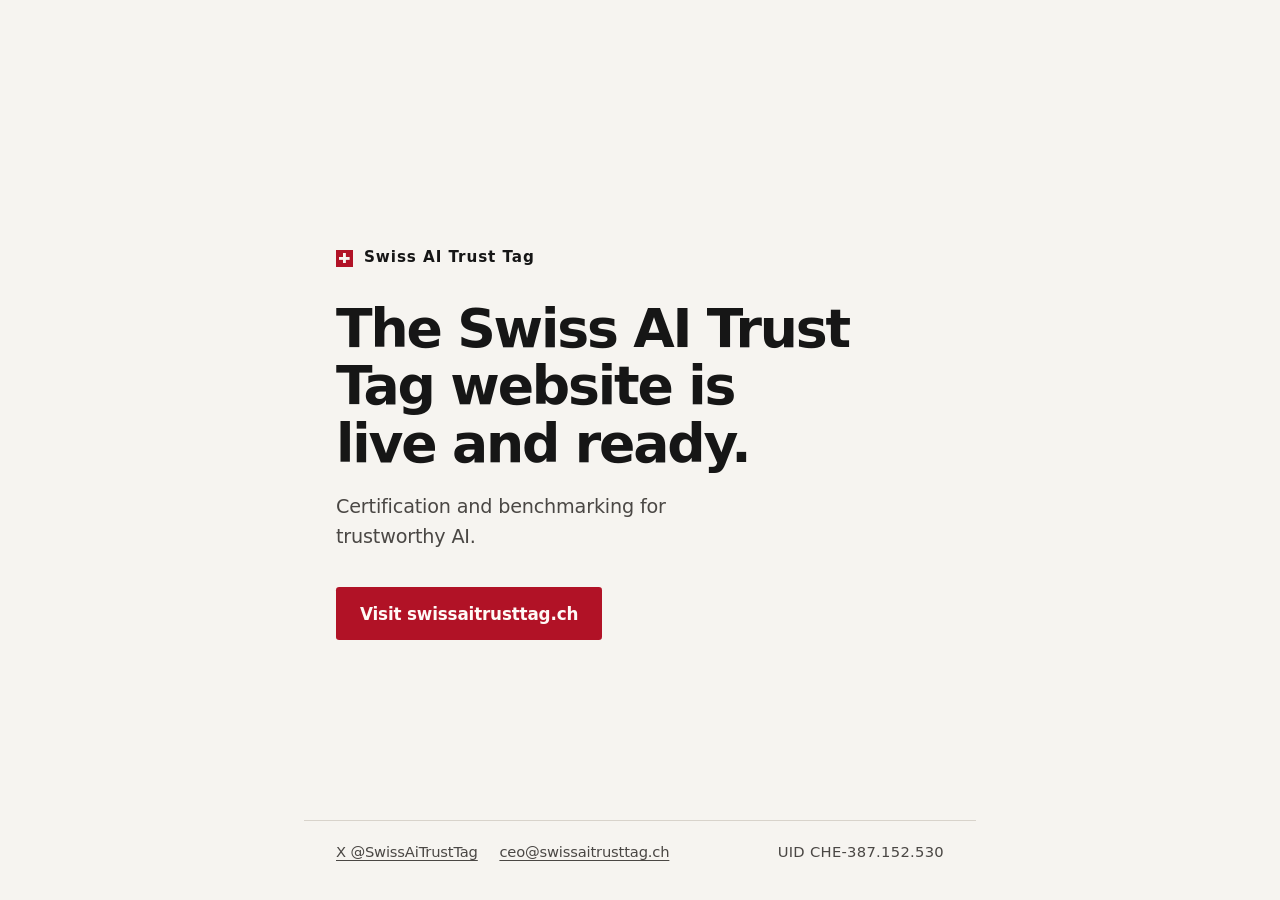
<file: index.html>
<!DOCTYPE html>
<html lang="en">
<head>
  <meta charset="utf-8">
  <meta name="viewport" content="width=device-width, initial-scale=1">
  <title>Swiss AI Trust Tag (SATT) — The website is live</title>
  <meta name="description" content="The Swiss AI Trust Tag (SATT) website is live and ready. Certification and benchmarking for trustworthy AI.">
  <link rel="canonical" href="https://swissaitrusttag.ch/">
  <meta name="color-scheme" content="light">
  <meta name="theme-color" content="#f6f4f0">
  <meta property="og:title" content="Swiss AI Trust Tag (SATT)">
  <meta property="og:description" content="The Swiss AI Trust Tag website is live and ready. Certification and benchmarking for trustworthy AI.">
  <meta property="og:type" content="website">
  <meta property="og:url" content="https://swissaitrusttag.ch/">
  <meta property="og:locale" content="en">
  <meta name="twitter:card" content="summary">
  <meta name="twitter:site" content="@SwissAiTrustTag">
  <link rel="icon" href="assets/favicon.svg" type="image/svg+xml">
  <link rel="stylesheet" href="assets/style.css">
</head>
<body>
  <a class="skip" href="#main">Skip to content</a>
  <main id="main">
    <p class="brand">
      <span class="brand-mark" aria-hidden="true"></span>
      <span>Swiss AI Trust Tag</span>
    </p>
    <h1>The Swiss AI Trust Tag website is live and ready.</h1>
    <p class="lede">Certification and benchmarking for trustworthy AI.</p>
    <p class="cta">
      <a class="button" href="https://swissaitrusttag.ch">Visit swissaitrusttag.ch</a>
    </p>
  </main>
  <footer>
    <ul>
      <li><a href="https://x.com/SwissAiTrustTag">X @SwissAiTrustTag</a></li>
      <li><a href="mailto:ceo@swissaitrusttag.ch">ceo@swissaitrusttag.ch</a></li>
    </ul>
    <p class="uid">UID CHE-387.152.530</p>
  </footer>
</body>
</html>
</file>
<file: assets/style.css>
:root {
  --bg: #f6f4f0;
  --fg: #161616;
  --soft: #4a4744;
  --accent: #b11226;
  --button-fg: #fffaf7;
  --hairline: #d8d3cb;
}

*,
*::before,
*::after {
  box-sizing: border-box;
}

html {
  height: 100%;
}

body {
  margin: 0;
  min-height: 100dvh;
  display: flex;
  flex-direction: column;
  background: var(--bg);
  color: var(--fg);
  font-family: system-ui, -apple-system, "Segoe UI", Roboto, Helvetica, Arial, sans-serif;
  font-size: 1.125rem;
  line-height: 1.55;
  letter-spacing: -0.01em;
  text-rendering: optimizeLegibility;
}

.skip {
  position: absolute;
  left: 1rem;
  top: 0.75rem;
  z-index: 10;
  padding: 0.55rem 0.85rem;
  background: var(--bg);
  color: var(--fg);
  border: 2px solid var(--fg);
  text-decoration: none;
  clip: rect(0 0 0 0);
  clip-path: inset(50%);
  height: 1px;
  width: 1px;
  overflow: hidden;
  white-space: nowrap;
}

.skip:focus {
  clip: auto;
  clip-path: none;
  height: auto;
  width: auto;
  overflow: visible;
}

:focus-visible {
  outline: 2px solid var(--fg);
  outline-offset: 3px;
}

main {
  flex: 1;
  display: flex;
  flex-direction: column;
  justify-content: center;
  width: min(42rem, 100%);
  margin-inline: auto;
  padding: clamp(3rem, 8vw, 6.5rem) clamp(1.25rem, 5vw, 2rem) 2.25rem;
}

.brand {
  display: flex;
  align-items: center;
  gap: 0.7rem;
  margin: 0 0 1.85rem;
  font-size: 0.95rem;
  font-weight: 650;
  letter-spacing: 0.06em;
}

.brand-mark {
  width: 1.05rem;
  height: 1.05rem;
  background: var(--accent);
  display: grid;
  place-items: center;
  flex: none;
}

.brand-mark::before {
  content: "";
  width: 0.64rem;
  height: 0.64rem;
  background:
    linear-gradient(var(--bg), var(--bg)) center / 0.18rem 100% no-repeat,
    linear-gradient(var(--bg), var(--bg)) center / 100% 0.18rem no-repeat;
}

h1 {
  margin: 0;
  font-size: clamp(2.15rem, 6.5vw, 3.35rem);
  line-height: 1.08;
  letter-spacing: -0.04em;
  font-weight: 700;
  text-wrap: balance;
}

.lede {
  margin: 1.2rem 0 0;
  max-width: 28rem;
  font-size: 1.2rem;
  color: var(--soft);
  text-wrap: pretty;
}

.cta {
  margin: 2.2rem 0 0;
}

.button {
  display: inline-flex;
  align-items: center;
  justify-content: center;
  min-height: 3.15rem;
  padding: 0.85rem 1.5rem;
  background: var(--accent);
  color: var(--button-fg);
  font-weight: 650;
  font-size: 1.05rem;
  letter-spacing: -0.01em;
  text-decoration: none;
  border-radius: 0.2rem;
}

.button:hover {
  background: #8e0e1e;
  color: var(--button-fg);
}

.button:focus-visible {
  outline: 2px solid var(--fg);
  outline-offset: 3px;
}

footer {
  width: min(42rem, 100%);
  margin-inline: auto;
  padding: 1.25rem clamp(1.25rem, 5vw, 2rem) 2.25rem;
  border-top: 1px solid var(--hairline);
  display: flex;
  flex-wrap: wrap;
  align-items: baseline;
  justify-content: space-between;
  gap: 0.75rem 1.5rem;
  color: var(--soft);
  font-size: 0.92rem;
}

footer ul {
  display: flex;
  flex-wrap: wrap;
  gap: 0.85rem 1.35rem;
  margin: 0;
  padding: 0;
  list-style: none;
}

footer a {
  color: inherit;
  text-underline-offset: 0.18em;
}

footer a:hover {
  color: var(--accent);
}

.uid {
  margin: 0;
  letter-spacing: 0.02em;
}

@media (max-width: 520px) {
  footer {
    flex-direction: column;
    align-items: flex-start;
  }
}

@media (prefers-reduced-motion: reduce) {
  html {
    scroll-behavior: auto;
  }
}
</file>
